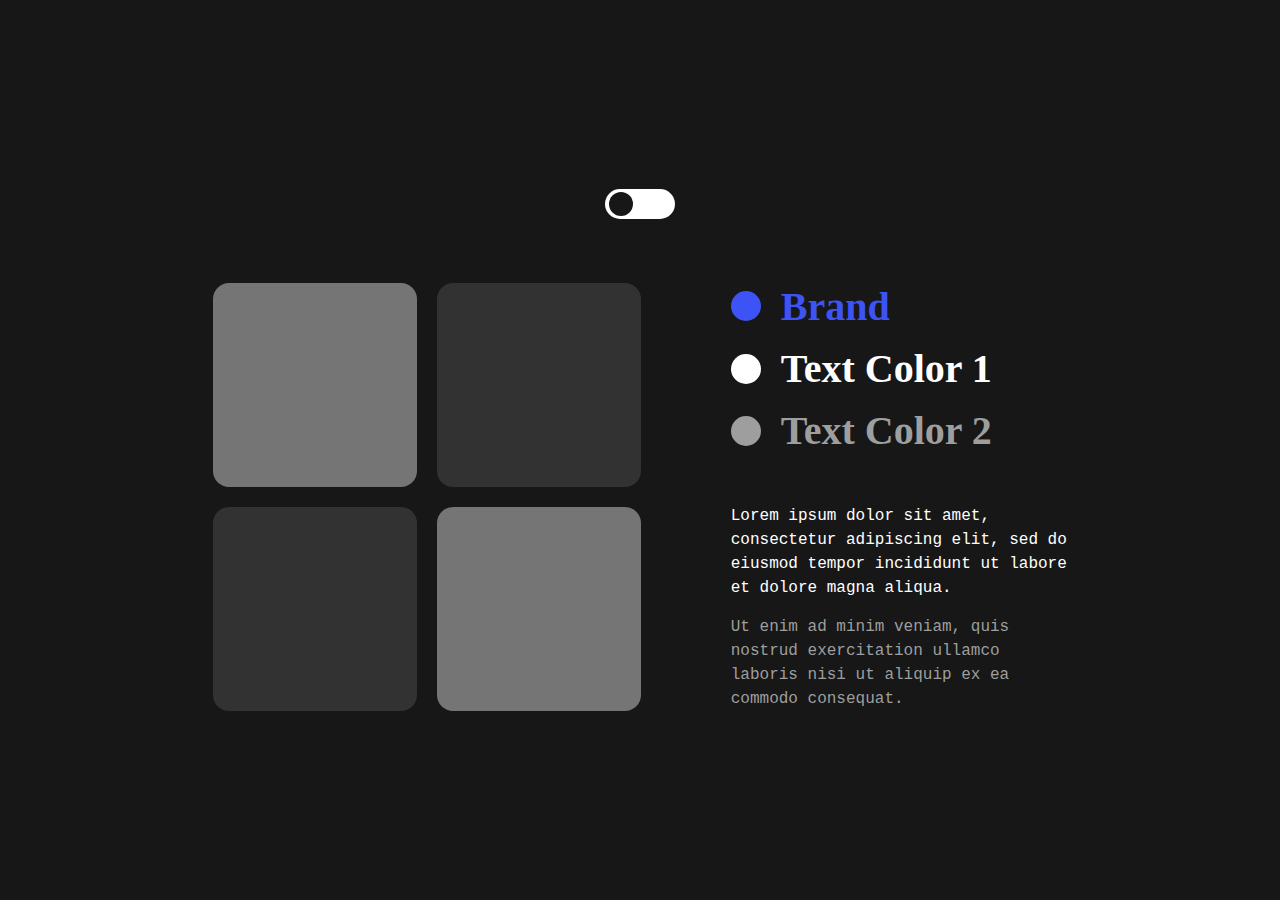
<file: demo/index.html>
<meta charset="UTF-8">
  <title>Sparkscon test</title>

  <link rel="stylesheet" href="../output/global.css">
  <link rel="stylesheet" href="../output/dark.css">
  <link rel="stylesheet" href="../output/light.css">

  <link rel="stylesheet" href="./style.css">

</head>

<body class="global-theme dark-theme">
<div class="container">
  <div class="theme-switch">
    <div class="switch"></div>
  </div>
</div>

  <main>
  <section>
    <div class="surface-samples">
      <div class="surface1 border-radi rad-shadow">&nbsp;</div>
      <div class="surface2 border-radi rad-shadow">&nbsp;</div>
      <div class="surface3 border-radi rad-shadow">&nbsp;</div>
      <div class="surface4 border-radi rad-shadow">&nbsp;</div>
    </div>
  </section>

  <section>
    <div class="text-samples">
      <h1 class="text1">
        <span class="swatch brand rad-shadow"></span>
        <i>Brand</i>
      </h1>
      <h1 class="text1">
        <span class="swatch text1 rad-shadow"></span>
        Text Color 1
      </h1>
      <h1 class="text2">
        <span class="swatch text2 rad-shadow"></span>
        Text Color 2
      </h1>
      <br>
      <p class="text1">Lorem ipsum dolor sit amet, consectetur adipiscing elit, sed do eiusmod tempor incididunt ut labore et dolore magna aliqua.</p>
      <p class="text2">Ut enim ad minim veniam, quis nostrud exercitation ullamco laboris nisi ut aliquip ex ea commodo consequat.</p>
    </div>
  </section>
</main>
  
  
  <script src='https://cdnjs.cloudflare.com/ajax/libs/jquery/3.3.1/jquery.min.js'></script>
  <script  src="./script.js"></script>

</body>
</file>
<file: output/global.css>
.global-theme {
          --colors-black: #171717;
  --colors-white: #ffffff;
  --colors-red-50: #FFF5F7;
  --colors-red-100: #fce8ec;
  --colors-red-200: #f9d0d9;
  --colors-red-300: #f2a2b3;
  --colors-red-400: #e95c7b;
  --colors-red-500: #df1642;
  --colors-red-600: #9c0f2e;
  --colors-red-700: #59091a;
  --colors-red-800: #2d040d;
  --colors-red-900: #160207;
  --colors-red-950: #100105;
  --colors-blue-50: #eceefe;
  --colors-blue-100: #d8ddfd;
  --colors-blue-200: #b1bafb;
  --colors-blue-300: #8b98f9;
  --colors-blue-400: #6475f7;
  --colors-blue-500: #3d53f5;
  --colors-blue-600: #3142c4;
  --colors-blue-700: #253293;
  --colors-blue-800: #182162;
  --colors-blue-900: #0c1131;
  --colors-blue-950: #060818;
  --colors-grey-50: #fcfcfc;
  --colors-grey-100: #f5f5f5;
  --colors-grey-200: #eeeeee;
  --colors-grey-300: #e0e0e0;
  --colors-grey-400: #bdbdbd;
  --colors-grey-500: #9e9e9e;
  --colors-grey-600: #757575;
  --colors-grey-700: #616161;
  --colors-grey-800: #424242;
  --colors-grey-900: #323232;
  --colors-grey-950: #212121;
  --border-radius-sm: 4px;
  --border-radius-lg: 8px;
  --border-radius-xl: 16px;
  --border-radius-multi-value: 4px;
  --font-families-heading: Inter;
  --font-families-body: Courier New;
  --line-heights-heading: 110%;
  --line-heights-body: 140%;
  --letter-spacing-default: 0;
  --letter-spacing-increased: 150%;
  --letter-spacing-decreased: -5%;
  --paragraph-spacing-h1: 32;
  --paragraph-spacing-h2: 26;
  --font-weights-heading-regular: Regular;
  --font-weights-heading-bold: Bold;
  --font-weights-body-regular: Regular;
  --font-weights-body-bold: Bold;
  --font-sizes-h1: 41.016;
  --font-sizes-h2: 39.063;
  --font-sizes-h3: 31.25;
  --font-sizes-h4: 25;
  --font-sizes-h5: 20;
  --font-sizes-h6: 16;
  --font-sizes-body: 16;
  --font-sizes-sm: 13.6;
  --font-sizes-xs: 10.4;
      }
</file>
<file: output/dark.css>
.dark-theme {
          --theme-bg-default: #171717;
  --theme-bg-subtle: #323232;
  --theme-bg-muted: #757575;
  --theme-fg-default: #ffffff;
  --theme-fg-on-accent: #ffffff;
  --theme-fg-muted: #eeeeee;
  --theme-fg-subtle: #9e9e9e;
  --theme-accent-default: #3d53f5;
  --theme-accent-subtle: #060818;
      }
</file>
<file: output/light.css>
.light-theme {
          --theme-bg-default: #ffffff;
  --theme-bg-subtle: #f5f5f5;
  --theme-bg-muted: #e0e0e0;
  --theme-fg-default: #171717;
  --theme-fg-on-accent: #ffffff;
  --theme-fg-muted: #616161;
  --theme-fg-subtle: #9e9e9e;
  --theme-accent-default: #3d53f5;
  --theme-accent-subtle: #eceefe;
  --headline: [object Object];
  --body: [object Object];
      }
</file>
<file: demo/style.css>
@use postcss-preset-env {
  stage: 0;
  features: {
    "logical-properties-and-values": false
  }
} 


* {
  box-sizing: border-box;
  margin: 0;
}

html {
  block-size: 100%;
}

body {
  min-block-size: 100%;
  font-family: system-ui, sans-serif;
  padding: 5vmax;
  display: grid;
  place-content: center;
  gap: 5vmax;
  background-color: var(--theme-bg-default);
  color: var(--theme-fg-default);
}

main {
  display: flex;
  flex-flow: row wrap;
  align-items: center;
  align-content: center;
  justify-content: center;
  gap: 10vmax 10vmin;
}

section {
  display: grid;
  gap: 2.5vh;
}

h1 {
  font-size: var(--font-sizes-h1);
  font-family: var(--font-families-heading);
}

p {
  max-inline-size: 35ch;
  line-height: 1.5;
  font-family: var(--font-families-body);
  font-size: var(--font-sizes-body);
}

header {
  display: inline-grid;
  gap: 1ch;
}

form {
  display: flex;
  gap: 2ch;

  & > div {
    display: inline-flex;
    align-items: center;
    gap: .75ch;
  }
}

.surface-samples {
  display: grid;
  --size: 20ch;
  grid-template-columns: var(--size) var(--size);
  grid-auto-rows: var(--size);
  gap: 2ch;
}

.border-radi{
  border-radius: var(--border-radius-xl)!important;
}

.text-samples {
  display: grid;
  gap: 1.5ch;

  & > h1 {
    font-size: 2.5rem;
    display: inline-flex;
    align-items: center;
    gap: 1ch;
  }
}

.brand {
  color: var(--theme-fg-default);
  background-color: var(--theme-accent-default);
}

i{
  color: var(--theme-accent-default);
  font-style: normal;
}

.surface1 {
  background-color: var(--theme-bg-muted);
  color: var(--theme-fg-default);
}

.surface2 {
   background-color: var(--theme-bg-subtle);
  color: var(--theme-fg-default);
}

.surface3 {
  background-color: var(--theme-bg-subtle);
  color: var(--theme-fg-default);
}

.surface4 {
  background-color: var(--theme-bg-muted);
  color: var(--theme-fg-default);
}

.text1 {
  color: var(--theme-fg-default);
  @nest p& {
    font-weight: 200;
  }
}

.text2 {
  color: var(--theme-fg-subtle);
}

.swatch {
  display: inline-block;
  flex-shrink: 0;
  inline-size: 1.5ch;
  block-size: 1.5ch;
  border-radius: 50%;

  &.text1 { background-color: var(--theme-fg-default);}
  &.text2 { background-color: var( --theme-fg-subtle);}
}




.container {
  display: flex;
  align-items: center;
  justify-content: center;
  flex-direction: column;
}

.theme-switch {
  color: var(--theme-fg-default);
  width: 70px;
  height: 30px;
  background: var(--theme-fg-on-accent);
  border-radius: 50px;
  position: relative;
}
.theme-switch .switch {
  background: white;
  width: 24px;
  height: 24px;
  background: var(--theme-bg-default);
  border-radius: 100%;
  position: absolute;
  top: 3px;
  left: 4px;
  transition: 0.5s all ease;
}

.light-theme {
  background: var(--theme-bg-default);
}
.light-theme .theme-switch {
  background: var(--theme-fg-default);
}
.light-theme .theme-switch .switch {
  transform: translateX(37px);
}
.light-theme a {
  color: var(--theme-fg-default);
}
</file>
